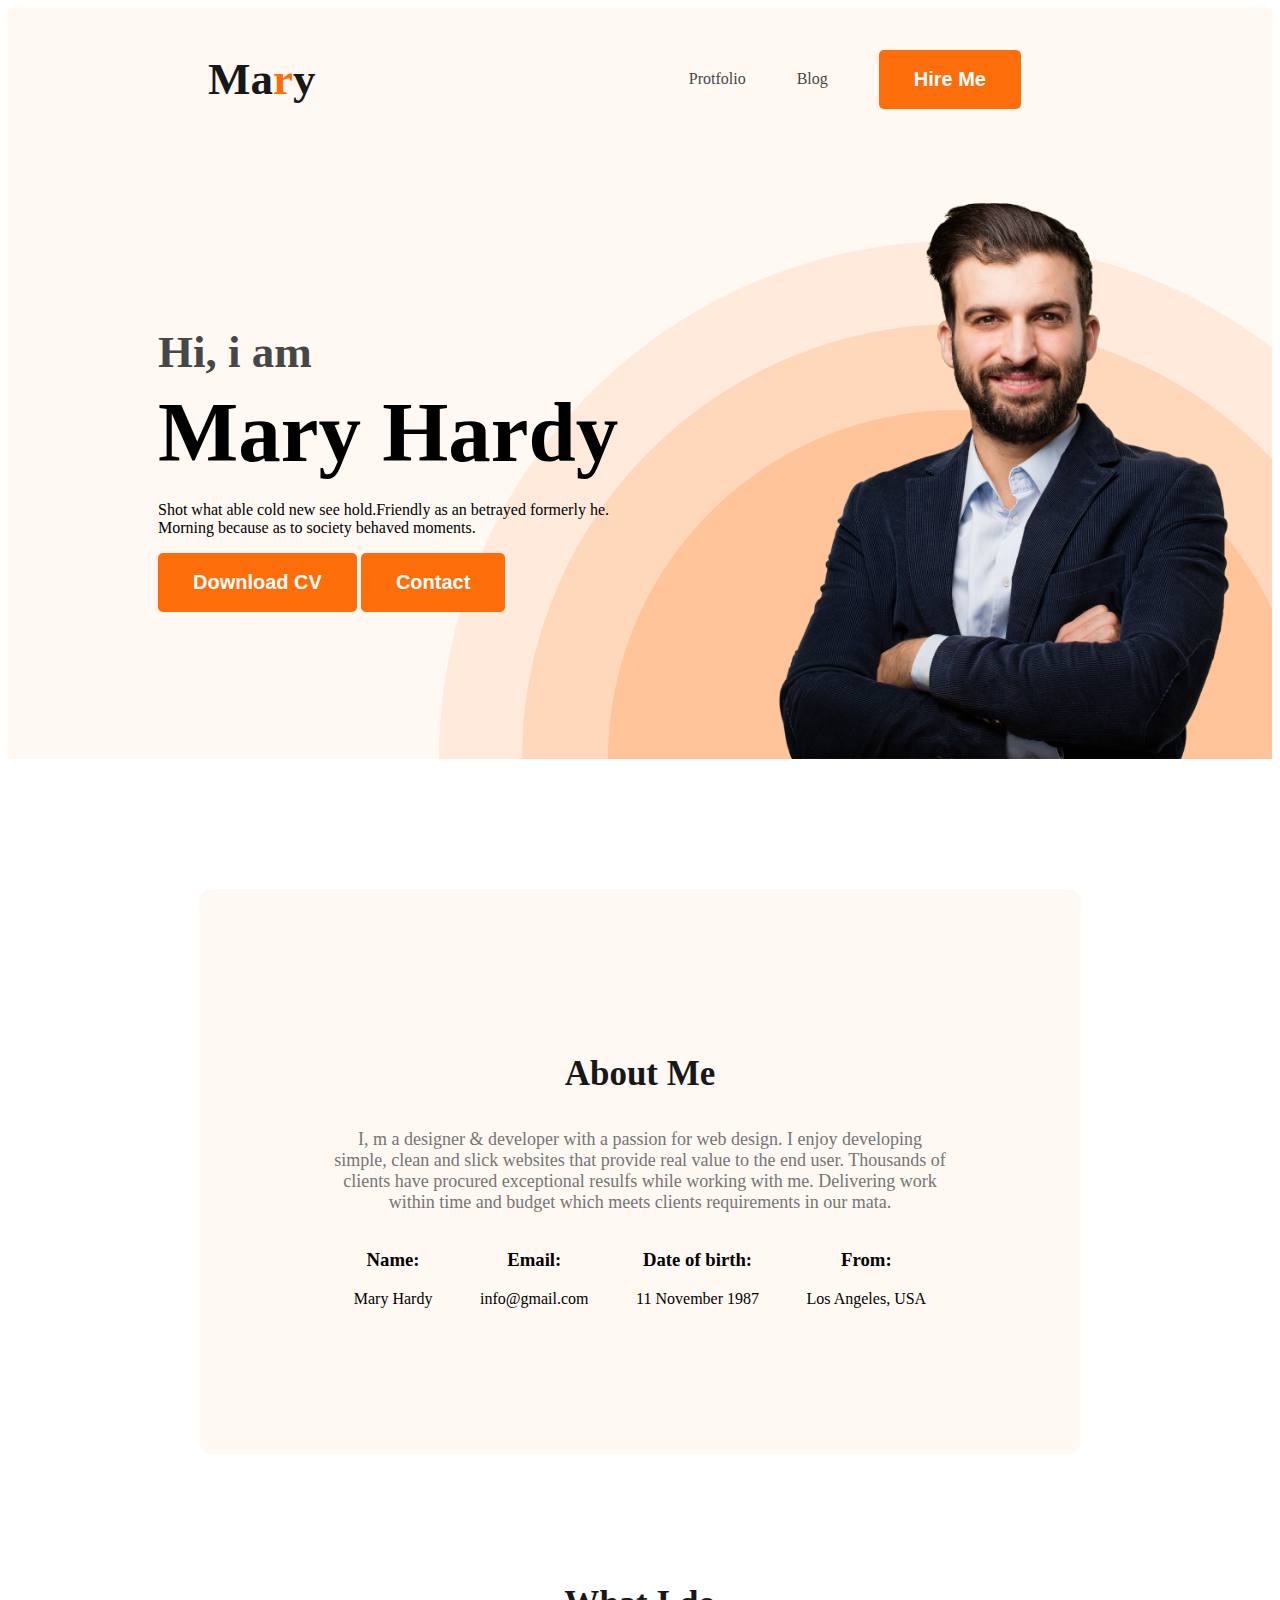
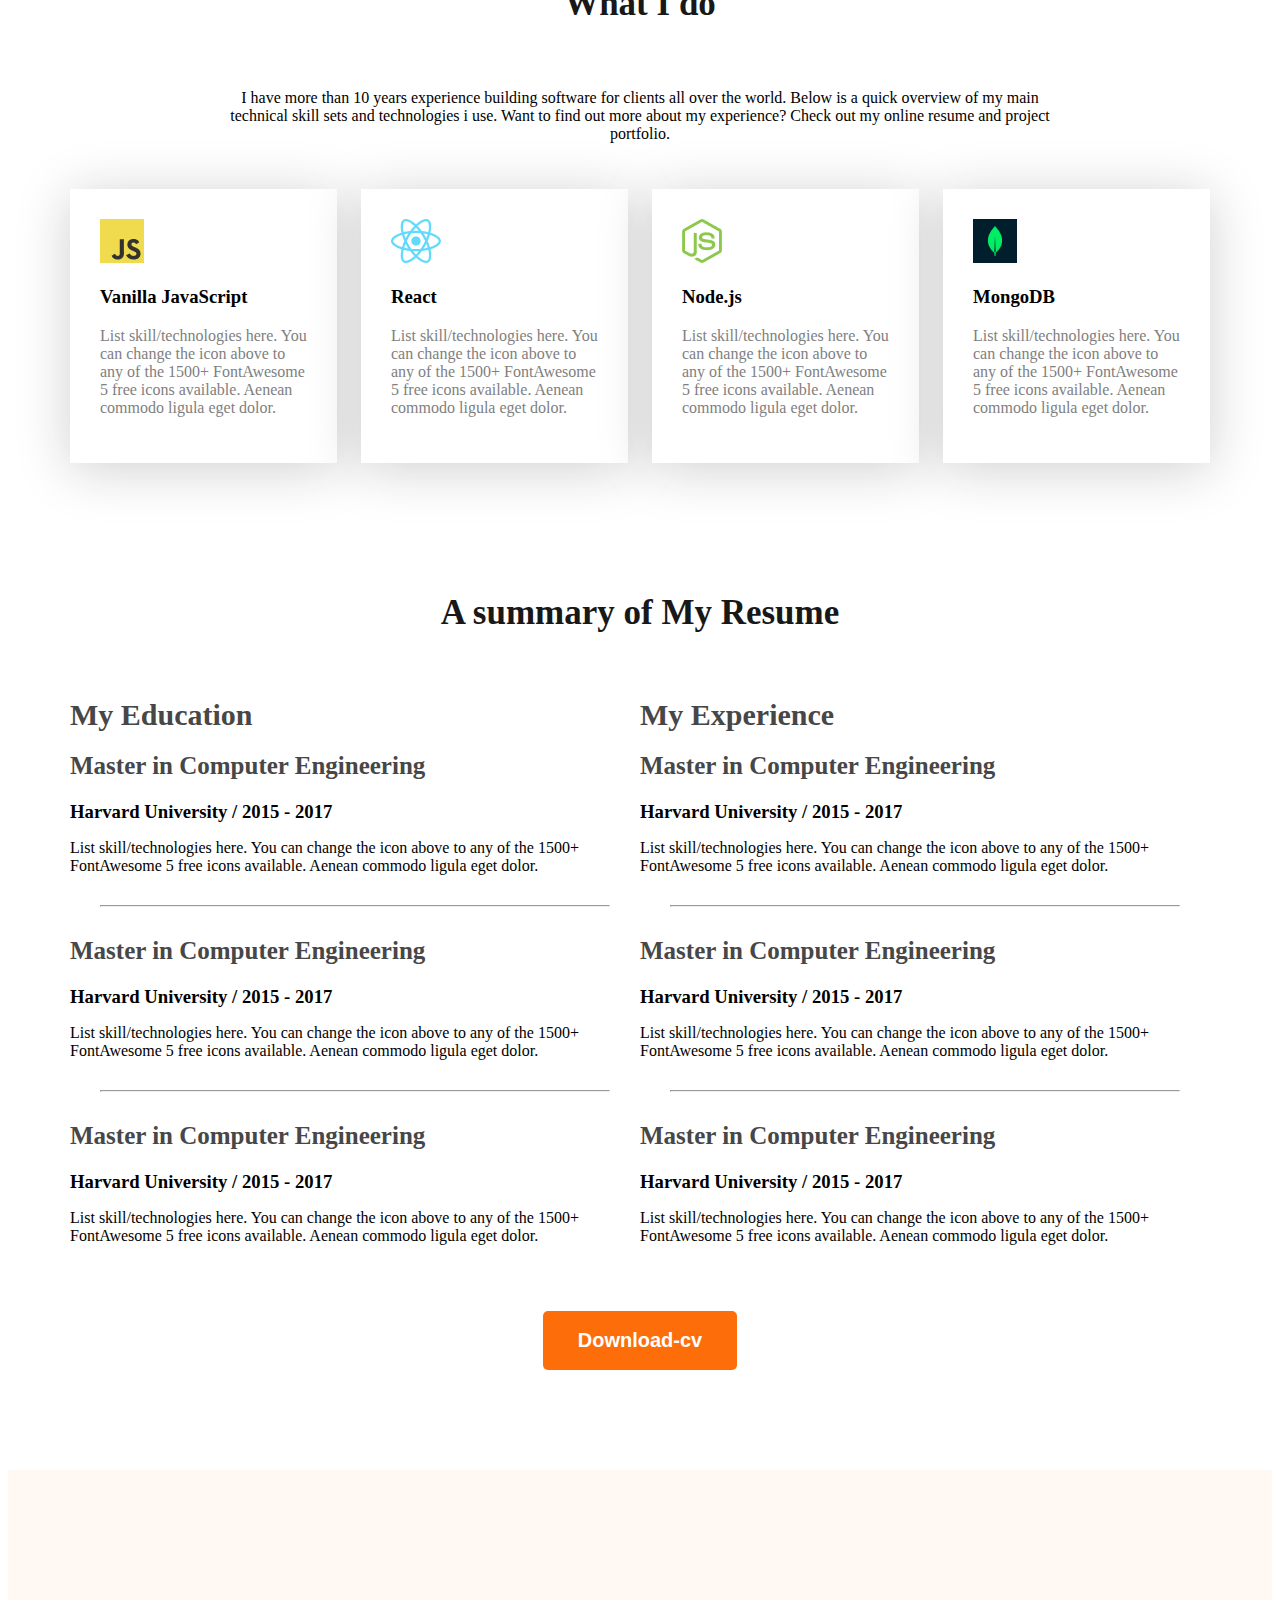
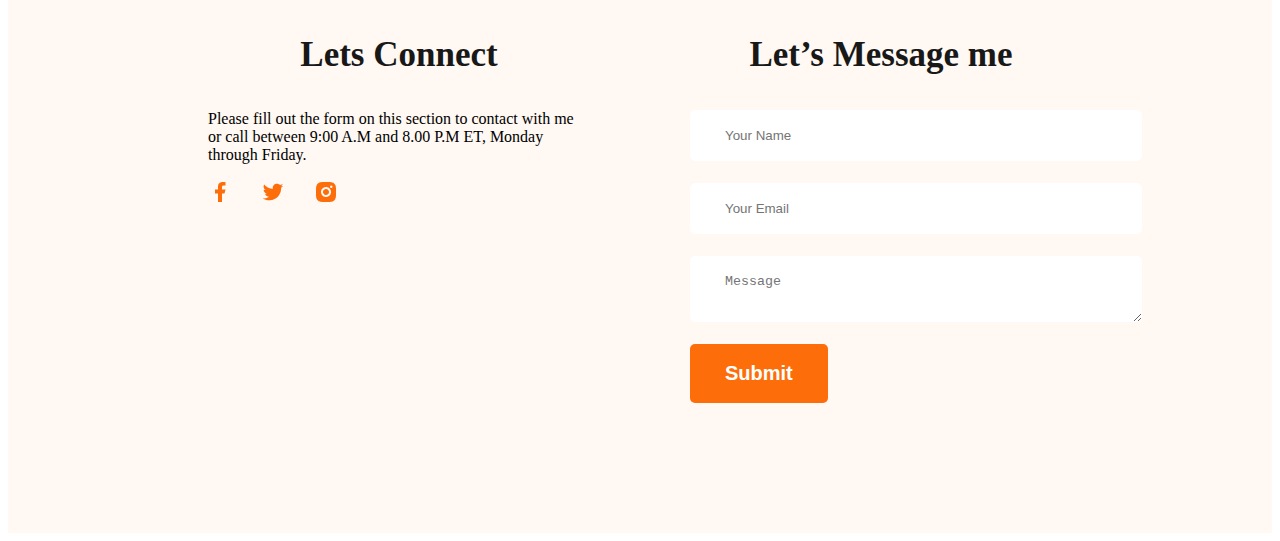
<file: indext.html>
<!DOCTYPE html>
<html lang="en">

<head>
    <meta charset="UTF-8">
    <meta name="viewport" content="width=device-width, initial-scale=1.0">
    <title>Web developer</title>
    <link rel="preconnect" href="https://fonts.googleapis.com">
    <link rel="preconnect" href="https://fonts.gstatic.com" crossorigin>
    <link
        href="https://fonts.googleapis.com/css2?family=Montserrat:ital,wght@0,100..900;0,800;1,100..900;1,800&family=Roboto:ital,wght@0,100;0,300;0,400;0,500;0,700;0,900;1,100;1,300;1,400;1,500;1,700;1,900&display=swap"
        rel="stylesheet">
    <link rel="stylesheet" href="style/indext.css">
</head>

<body>
    <header class="header">
        <nav>
            <h3 class="title">Ma<span class="mary">r</span>y</h3>
            <ul>
                <li><a href="">Protfolio</a></li>
                <li><a href="">Blog</a></li>
                <li><button class="btn-primary">Hire Me</button></li>
            </ul>

        </nav>
        <div class="banner">
            <div class="banner-content">
                <h3 class="banner-getting">Hi, i am</h3>
                <h1 class="banner_title">Mary Hardy</h1>
                <p>Shot what able cold new see hold.Friendly as an betrayed formerly he. Morning because as to society
                    behaved moments.</p>
                <button class="btn-primary">Download CV</button>
                <button class="btn-primary">Contact</button>
            </div>
            <img class="profile_pic" src="images/hardy.png" alt="">
        </div>

    </header>
    <main>
        <section class="about">
            <h3 class="section-title">About Me</h3>
            <p class="section-description">
                I, m a designer & developer with a passion for web design. I enjoy developing simple, clean and slick
                websites that provide real value to the end user. Thousands of clients have procured exceptional resulfs
                while working with me. Delivering work within time and budget which meets clients requirements in our
                mata.
            </p>
            <div class="about-info-container">
                <!-- .about-info*4>h3.info-title+p.infodescription  -->
                <div class="about-info">
                    <h3 class="info-title">Name:</h3>
                    <p class="infodescription">Mary Hardy</p>
                </div>
                <div class="about-info">
                    <h3 class="info-title">Email:</h3>
                    <p class="infodescription">info@gmail.com</p>
                </div>
                <div class="about-info">
                    <h3 class="info-title">Date of birth:</h3>
                    <p class="infodescription">11 November 1987</p>
                </div>

                <div class="about-info">
                    <h3 class="info-title">From:</h3>
                    <p class="infodescription">Los Angeles, USA</p>
                </div>
            </div>
        </section>

        <!-- what i do section start -->
        <section>
            <h3 class="section-title">What I do</h3>
            <p id="what-i-do" class="section-para">I have more than 10 years experience building software for clients
                all over the world. Below is a quick overview of my main technical skill sets and technologies i use.
                Want to find out more about my experience? Check out my online resume and project portfolio.</p>

            <div class="skil-container">
                <!-- .skill*4>img+h3.skill-title+p.skill-description -->
                <div class="skill">
                    <img src="images/icons/js.png" alt="">
                    <h3 class="skill-title">Vanilla JavaScript</h3>
                    <p class="skill-description">List skill/technologies here. You can change the icon above to any of
                        the 1500+ FontAwesome 5 free icons available. Aenean commodo ligula eget dolor.</p>
                </div>
                <div class="skill">
                    <img src="images/icons/react.png" alt="">
                    <h3 class="skill-title">React</h3>
                    <p class="skill-description">List skill/technologies here. You can change the icon above to any of
                        the 1500+ FontAwesome 5 free icons available. Aenean commodo ligula eget dolor.</p>
                </div>
                <div class="skill">
                    <img src="images/icons/nodejs.png" alt="">
                    <h3 class="skill-title">Node.js</h3>
                    <p class="skill-description">List skill/technologies here. You can change the icon above to any of
                        the 1500+ FontAwesome 5 free icons available. Aenean commodo ligula eget dolor.</p>
                </div>
                <div class="skill">
                    <img src="images/icons/mongo.png" alt="">
                    <h3 class="skill-title">MongoDB</h3>
                    <p class="skill-description">List skill/technologies here. You can change the icon above to any of
                        the 1500+ FontAwesome 5 free icons available. Aenean commodo ligula eget dolor.</p>
                </div>
            </div>
        </section>

        <!-- resume section  -->
        <section>
            <h3 class="section-title">A summary of My Resume</h3>

            <!-- resumr container  -->
            <div class="resume-container">
                <div class="resume-column">
                    <h3 class="resume-hed">My Education</h3>
                    <div class="resume-item">
                        <h2 class="resume-item-title">Master in Computer Engineering</h2>
                        <h3 class="resume-institute">Harvard University / 2015 - 2017</h3>
                        <p class="resume-item-discription">List skill/technologies here. You can change the icon above
                            to any of the 1500+ FontAwesome 5 free icons available. Aenean commodo ligula eget dolor.
                        </p>
                    </div>

                    <hr>
                    <div class="resume-item">
                        <h2 class="resume-item-title">Master in Computer Engineering</h2>
                        <h3 class="resume-institute">Harvard University / 2015 - 2017</h3>
                        <p class="resume-item-discription">List skill/technologies here. You can change the icon above
                            to any of the 1500+ FontAwesome 5 free icons available. Aenean commodo ligula eget dolor.
                        </p>
                    </div>
                    <hr>
                    <div class="resume-item">
                        <h2 class="resume-item-title">Master in Computer Engineering</h2>
                        <h3 class="resume-institute">Harvard University / 2015 - 2017</h3>
                        <p class="resume-item-discription">List skill/technologies here. You can change the icon above
                            to any of the 1500+ FontAwesome 5 free icons available. Aenean commodo ligula eget dolor.
                        </p>
                    </div>
                </div>
                <div class="resume-column">
                    <h3 class="resume-hed">My Experience</h3>
                    <div class="resume-item">
                        <h2 class="resume-item-title">Master in Computer Engineering</h2>
                        <h3 class="resume-institute">Harvard University / 2015 - 2017</h3>
                        <p class="resume-item-discription">List skill/technologies here. You can change the icon above
                            to any of the 1500+ FontAwesome 5 free icons available. Aenean commodo ligula eget dolor.
                        </p>
                    </div>
                    <hr>
                    <div class="resume-item">
                        <h2 class="resume-item-title">Master in Computer Engineering</h2>
                        <h3 class="resume-institute">Harvard University / 2015 - 2017</h3>
                        <p class="resume-item-discription">List skill/technologies here. You can change the icon above
                            to any of the 1500+ FontAwesome 5 free icons available. Aenean commodo ligula eget dolor.
                        </p>
                    </div>
                    <hr>
                    <div class="resume-item">
                        <h2 class="resume-item-title">Master in Computer Engineering</h2>
                        <h3 class="resume-institute">Harvard University / 2015 - 2017</h3>
                        <p class="resume-item-discription">List skill/technologies here. You can change the icon above
                            to any of the 1500+ FontAwesome 5 free icons available. Aenean commodo ligula eget dolor.
                        </p>
                    </div>
                </div>

            </div>
            <div class="download-cv">
                <button class="btn-primary">
                    Download-cv
                </button>
            </div>

        </section>
    </main>
    <footer>
        <div class="footer-column">
            <h3 class="section-title">Lets Connect</h3>
            <p class="section_discription">Please fill out the form on this section to contact with me or call between
                9:00 A.M and 8.00 P.M ET, Monday through Friday.</p>
            <div class="social-links">
                <a href=""><img  class="footer-icon" src="images/icons/facebook.png" alt=""></a>
                <a href=""><img  class="footer-icon" src="images/icons/twitter.png" alt=""></a>
                <a href="" ><img  class="footer-icon" src="images/icons/insta.png" alt=""></a>
            </div>

        </div>
        <div class="footer-column">
            <h3 class="section-title">Let’s Message me</h3>
            <form action="" class="contact">
                <input type="text" placeholder="Your Name">
                <input type="email" placeholder="Your Email" name="" id="">
                <textarea name="" id="" placeholder="Message"></textarea>
                <input type="submit" class="btn-primary" value="Submit">
            </form>
        </div>
    </footer>
</body>

</html>
</file>
<file: style/indext.css>
/* shared body style  */


.body  {
    font-family: "Roboto", sans-serif;
    font-weight: 400;
    font-style: normal;
  }
.btn-primary{

    border-radius: 5px;
    background-color: #fd6e0a;
    border: 0;
    font-size: 20px;
    font-style: normal;
    font-weight: 700;
    color: white;
    padding: 18px 35px;

}
.section-title{
    color: #181818;
    text-align: center;
    font-size: 35px;
    font-weight: 700;

}
.section-description{
    color: #757575;
    text-align: center;
    font-size: 18px;
}
main section{
    margin-top: 130px;
}
/* nav related style  */
nav{
    display: flex;
    justify-content: space-between;
    align-items: center;
    margin: 0 200px;
}


.title{
    color: #181818;
    font-size: 45px;
    font-weight: 800px;
}
.mary{
    color: #fd6e0a;
}
nav > ul{
    display: flex;
    align-items: center;
}
nav li{
    list-style: none;
    margin-right: 51px;
    
}
nav a{
    text-decoration: none;
    color: #474747;
}

/* header realated style  */
.header{
    background-color: #FFF8F3;
    background-image: url('../images/header_bg.png');
    background-repeat: no-repeat;
    background-position: bottom right;
}
.banner{
    padding: 30px 30px 0px 150px;
    display: flex;
    align-items: center;
    justify-content: space-between;
}
.banner-content{
    max-width: 500px;
    justify-content: space-between;
}

.profile_pic{
    width: 500px;
    padding-right: 5px;
}
.banner-getting{
    font-size: 45px;
    color: #474747;
    margin: 0px;
}
.banner_title{
    font-size: 85px;
    font-weight: 700;
    margin-top: 5px;
    margin-bottom: 20px;
}

/* main section  */
main{
    max-width: 1140px;
    margin: 0 auto;
}

/* style about */

.about{
    padding: 130px;
    border-radius: 10px;
    background: #fff8f3;
    margin: 130px ;
}
.about-info-container
{
   display: flex;
    
    justify-content: space-around;

}
.about-info{
    text-align: center;
    
}
#what-i-do{
    padding: 30px 150px;
    text-align: center;
}

.skil-container{
    display: flex;
    /* align-items: center; */
    gap: 24px;
}
.skill{
    
    padding: 30px;
    background-color: #fff;
    box-shadow: 0px 6px 50px 0px #18181834;
}
.skill-description{
    color: gray;
}
/* Resume section  */
.resume-hed{
    color: #474747;
    font-size: 30px;
    font-weight: 700;
    margin-bottom: 10px;
}
.resume-institute{
    margin-bottom: 20px;
    margin-bottom: 0;
}
.resume-item-title{
    color: #474747;
    font-size: 25px;
    font-weight: 700;
}
.resume-container{
    display: flex;
   
}
.resume-container hr{
    margin: 30px;
}

.download-cv{
    text-align: center;
    margin-top: 50px;
}
/* footer section  */

footer{
    display: flex;
    background: #FFF8F3;
    gap: 100px;
    padding: 130px 200px;
    margin-top: 100px;
}
.footer-column{
    width: 50%;
}
.footer-icon{
    margin-right: 25px;
    
}
.contact input[type="text"],.contact input[type="email"], textarea{
    display: block;
    margin-bottom: 22px;
    padding: 18px 35px ;
    color: #757575;
     border-radius: 5px;
     background: #fff;
     border: 0;
     width: 100%;
}
</file>
